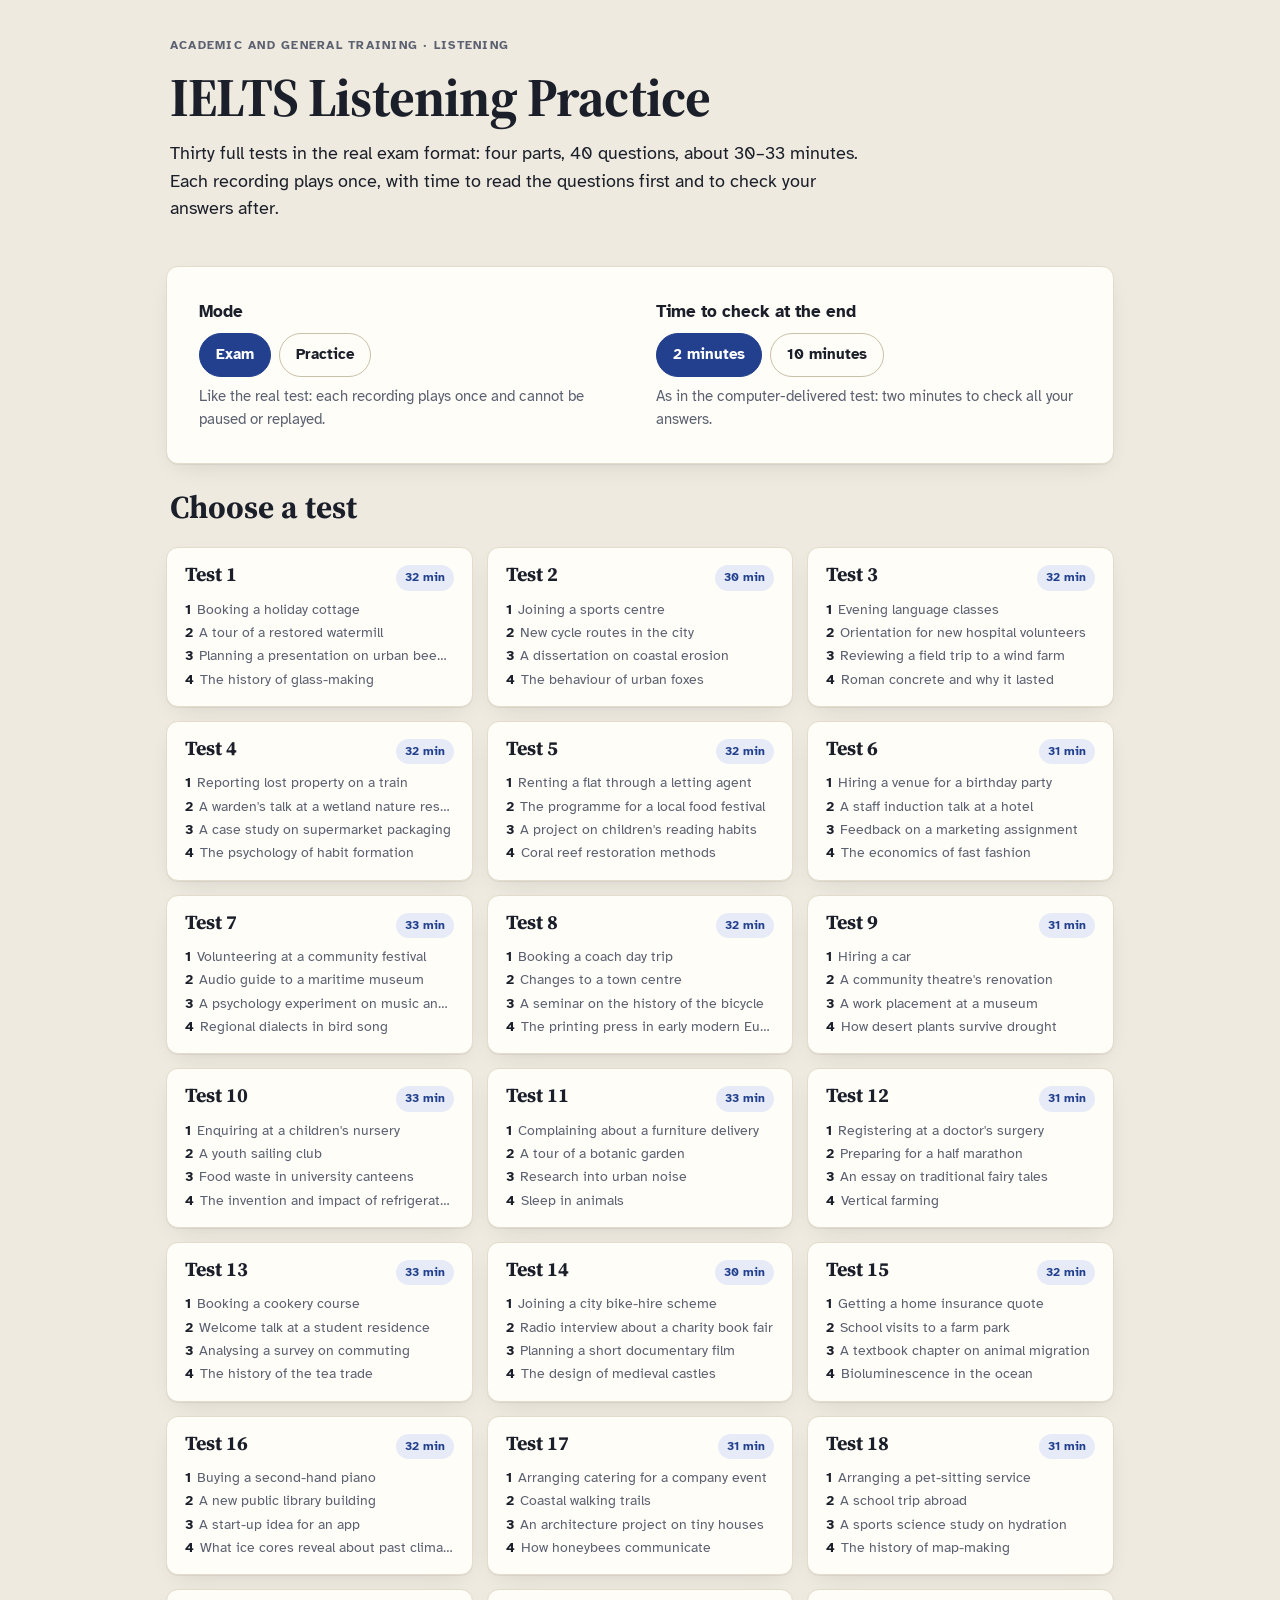
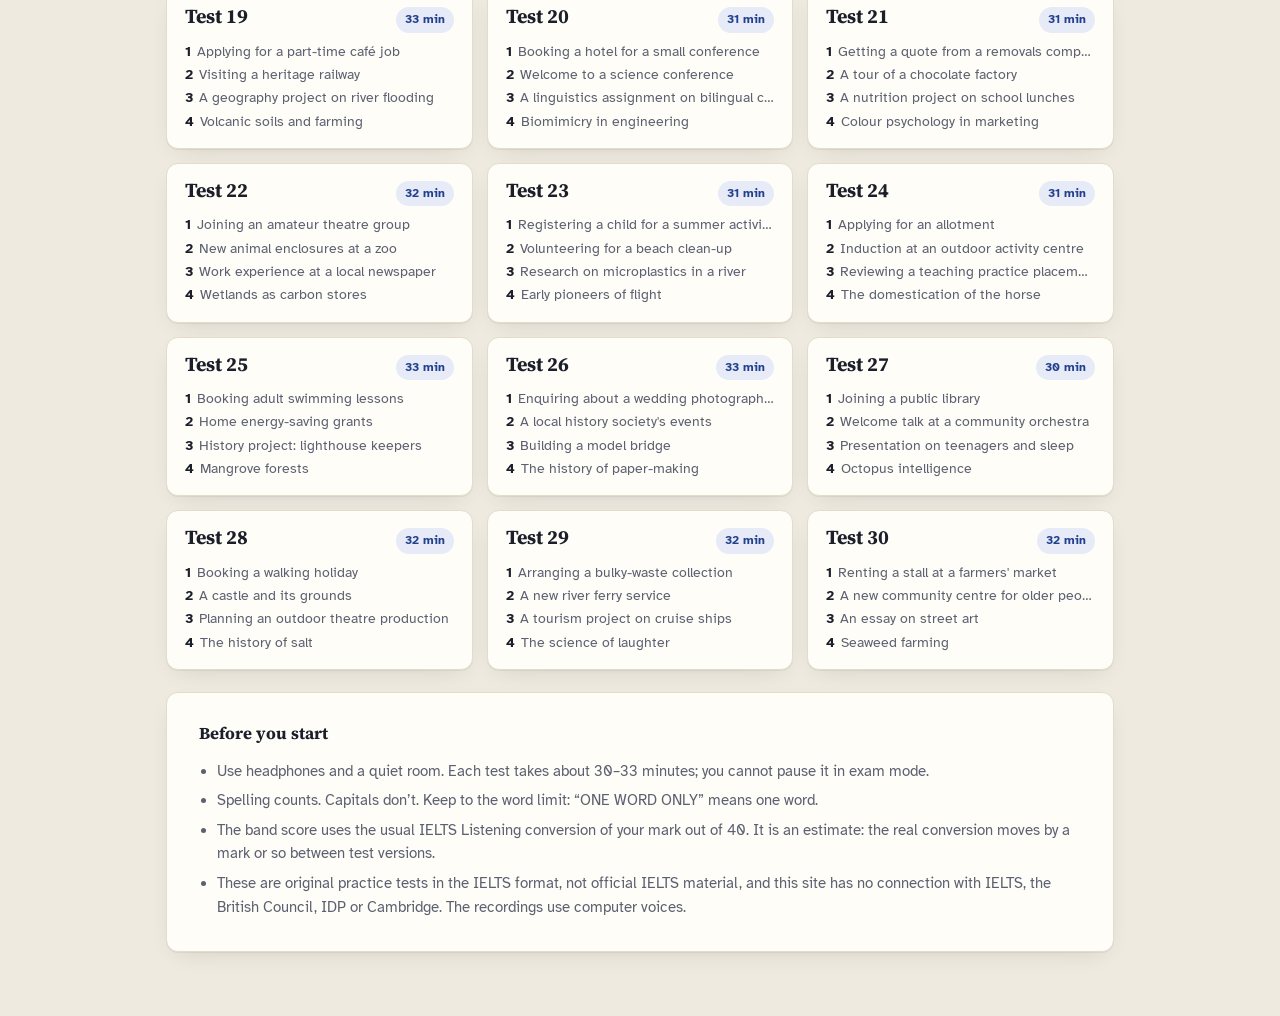
<file: index.html>
<!doctype html>
<html lang="en">
<head>
<meta charset="utf-8">
<meta name="viewport" content="width=device-width, initial-scale=1">
<title>IELTS Listening Practice</title>
<meta name="description" content="30 full IELTS Listening practice tests: 4 parts, 40 questions, about 30–33 minutes each, played once like the real exam, with band scores and transcripts.">
<link rel="canonical" href="https://kikulik.github.io/ielts-listening/">
<meta property="og:type" content="website">
<meta property="og:url" content="https://kikulik.github.io/ielts-listening/">
<meta property="og:site_name" content="IELTS Listening Practice">
<meta property="og:title" content="IELTS Listening Practice: 30 full tests">
<meta property="og:description" content="Four parts, 40 questions, about 30–33 minutes, the audio played once like the real exam. Band score, answer key and transcript after every test. Free, no sign-up.">
<meta property="og:image" content="https://kikulik.github.io/ielts-listening/img/share.png">
<meta property="og:image:width" content="1200">
<meta property="og:image:height" content="630">
<meta property="og:image:alt" content="IELTS Listening Practice: an exam answer sheet with a pair of headphones">
<meta name="twitter:card" content="summary_large_image">
<link rel="icon" href="data:image/svg+xml,%3Csvg xmlns='http://www.w3.org/2000/svg' viewBox='0 0 32 32'%3E%3Crect width='32' height='32' rx='7' fill='%2323408E'/%3E%3Cpath d='M8 19v-3a8 8 0 0 1 16 0v3' fill='none' stroke='%23fff' stroke-width='2.6' stroke-linecap='round'/%3E%3Crect x='6' y='18' width='5' height='8' rx='2' fill='%23FFE58A'/%3E%3Crect x='21' y='18' width='5' height='8' rx='2' fill='%23FFE58A'/%3E%3C/svg%3E">
<link rel="preconnect" href="https://fonts.googleapis.com">
<link rel="preconnect" href="https://fonts.gstatic.com" crossorigin>
<link rel="stylesheet" href="https://fonts.googleapis.com/css2?family=Atkinson+Hyperlegible:wght@400;700&family=Source+Serif+4:opsz,wght@8..60,600;8..60,700&display=swap">
<link rel="stylesheet" href="css/base.css">
<link rel="stylesheet" href="css/exam.css">
<link rel="stylesheet" href="css/results.css">
</head>
<body>
<main id="app">
  <section id="home" class="screen" aria-labelledby="home-title">
    <header class="masthead">
      <p class="eyebrow">Academic and General Training · Listening</p>
      <h1 id="home-title">IELTS Listening Practice</h1>
      <p class="lead">Thirty full tests in the real exam format: four parts, 40 questions, about 30–33 minutes. Each recording plays once, with time to read the questions first and to check your answers after.</p>
      <div id="stats" class="stats" aria-live="polite"></div>
    </header>

    <div class="settings sheet">
      <fieldset class="pick">
        <legend>Mode</legend>
        <div id="mode-pick" class="seg"></div>
        <p id="mode-hint" class="hint"></p>
      </fieldset>
      <fieldset class="pick">
        <legend>Time to check at the end</legend>
        <div id="review-pick" class="seg"></div>
        <p id="review-hint" class="hint"></p>
      </fieldset>
    </div>

    <h2 class="list-title">Choose a test</h2>
    <ol id="test-list" class="tests"></ol>

    <aside class="note sheet">
      <h3>Before you start</h3>
      <ul>
        <li>Use headphones and a quiet room. Each test takes about 30–33 minutes; you cannot pause it in exam mode.</li>
        <li>Spelling counts. Capitals don’t. Keep to the word limit: “ONE WORD ONLY” means one word.</li>
        <li>The band score uses the usual IELTS Listening conversion of your mark out of 40. It is an estimate: the real conversion moves by a mark or so between test versions.</li>
        <li>These are original practice tests in the IELTS format, not official IELTS material, and this site has no connection with IELTS, the British Council, IDP or Cambridge. The recordings use computer voices.</li>
      </ul>
    </aside>
  </section>

  <section id="intro" class="screen" hidden aria-labelledby="intro-title">
    <div class="sheet intro">
      <button id="intro-back" class="link" type="button">← All tests</button>
      <h2 id="intro-title"></h2>
      <ol id="intro-parts" class="intro-parts"></ol>
      <p id="intro-time" class="meta"></p>
      <div class="soundcheck">
        <button id="sound-check" class="btn ghost" type="button">Play sound check</button>
        <label class="volume">Volume <input id="intro-volume" type="range" min="0" max="1" step="0.05"></label>
      </div>
      <p id="intro-mode" class="hint"></p>
      <p id="intro-best" class="hint"></p>
      <button id="start" class="btn" type="button">Start the test</button>
    </div>
  </section>

  <section id="exam" class="screen" hidden aria-label="Listening test">
    <div class="console">
      <div class="console-row">
        <p class="where"><b id="c-test"></b> <span id="c-part"></span></p>
        <p id="c-status" class="status"></p>
        <div class="console-tools">
          <span id="c-time" class="clock" role="timer"></span>
          <span id="c-controls" class="controls" hidden>
            <button id="c-back" class="icon" type="button" title="Back 10 seconds" aria-label="Back 10 seconds">−10s</button>
            <button id="c-pause" class="icon" type="button" aria-label="Pause">Pause</button>
            <button id="c-skip" class="icon" type="button" title="Skip this pause" aria-label="Skip this pause">Skip</button>
          </span>
          <label class="volume"><span class="sr">Volume</span><input id="c-volume" type="range" min="0" max="1" step="0.05"></label>
        </div>
      </div>
      <div class="progress" aria-hidden="true"><i id="c-progress"></i></div>
    </div>
    <div id="alert" class="alert" hidden role="alert"></div>
    <div id="paper" class="paper"></div>
    <nav id="qnav" class="qnav" aria-label="Questions"></nav>
  </section>

  <section id="result" class="screen" hidden aria-labelledby="r-title">
    <div class="sheet result-top">
      <div>
        <p class="eyebrow" id="r-test"></p>
        <h2 id="r-title">Your result</h2>
        <p id="r-msg" class="lead"></p>
      </div>
      <div class="band-box">
        <p class="eyebrow">Estimated band</p>
        <p id="r-band" class="band"></p>
        <p id="r-raw" class="raw"></p>
      </div>
    </div>
    <div class="sheet">
      <h3>By part</h3>
      <div id="r-parts" class="bars"></div>
      <h3>By question type</h3>
      <div id="r-kinds" class="bars"></div>
      <p id="r-tip" class="tip"></p>
    </div>
    <div class="sheet">
      <h3>Answers</h3>
      <div id="r-answers"></div>
    </div>
    <div class="sheet">
      <h3>Transcripts</h3>
      <p class="hint">Highlighted words are where each answer is heard. Play any section again to listen for what you missed.</p>
      <div id="r-transcripts"></div>
    </div>
    <div class="actions">
      <button id="r-again" class="btn" type="button">Take this test again</button>
      <button id="r-home" class="btn ghost" type="button">All tests</button>
    </div>
  </section>
</main>

<script src="js/core.js"></script>
<script src="js/markup.js"></script>
<script src="js/answers.js"></script>
<script src="js/score.js"></script>
<script src="js/timeline.js"></script>
<script src="js/picker.js"></script>
<script src="js/render-map.js"></script>
<script src="js/render-gap.js"></script>
<script src="js/render-choice.js"></script>
<script src="js/questions.js"></script>
<script src="js/player.js"></script>
<script src="js/console.js"></script>
<script src="js/exam.js"></script>
<script src="js/transcript.js"></script>
<script src="js/results.js"></script>
<script src="js/home.js"></script>
<script src="js/app.js"></script>
</body>
</html>
</file>
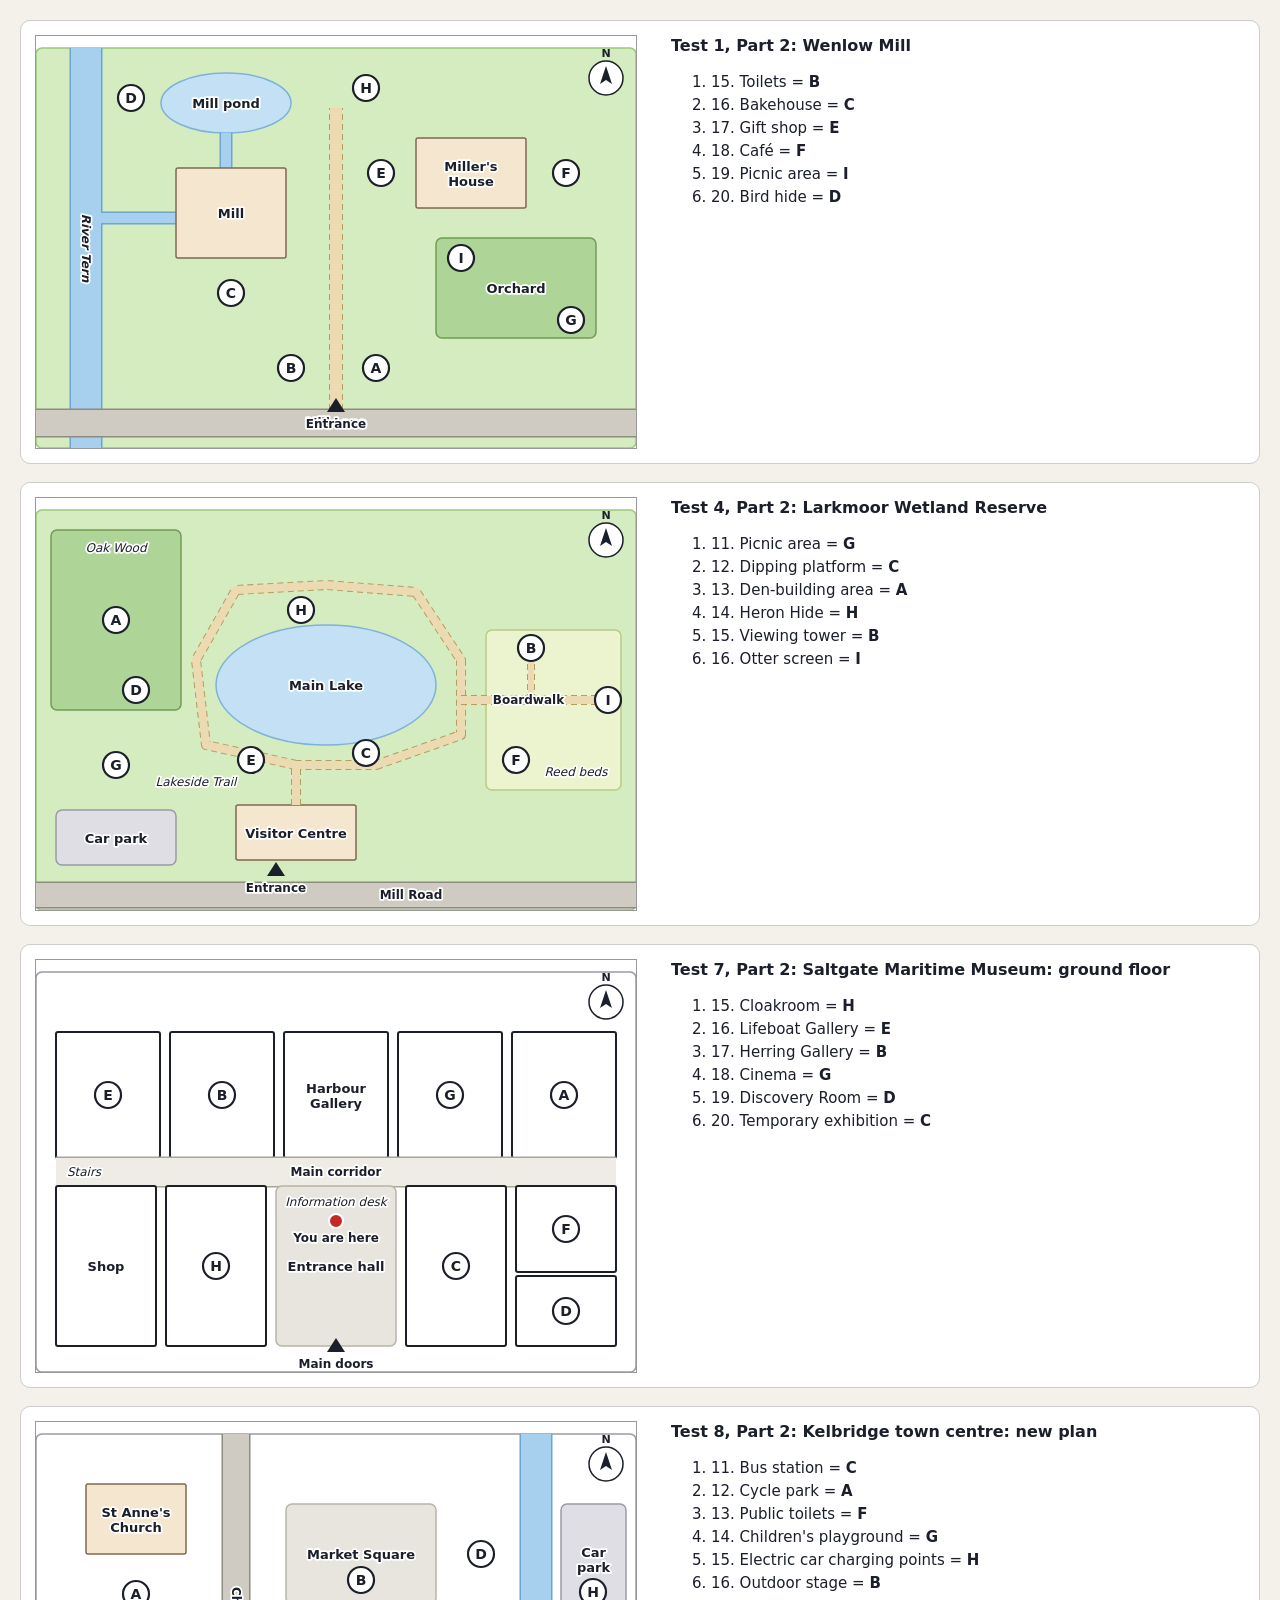
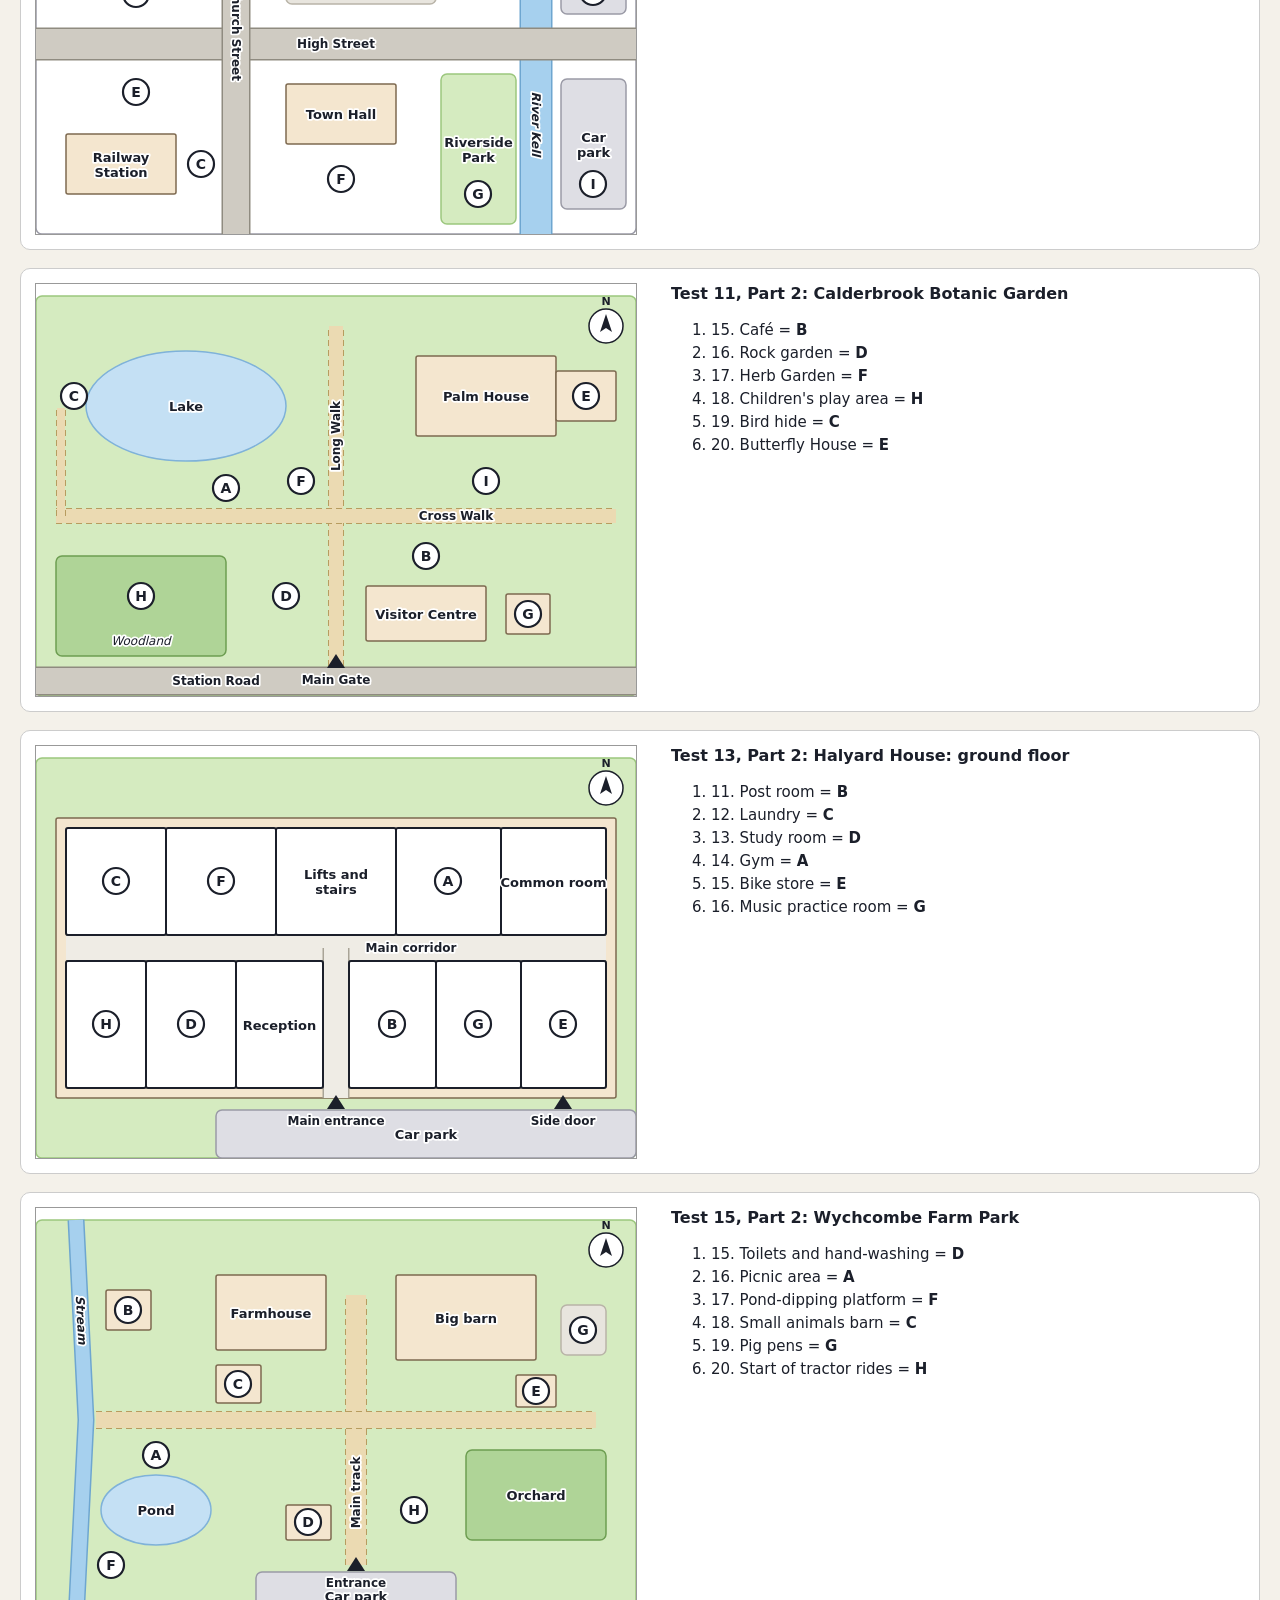
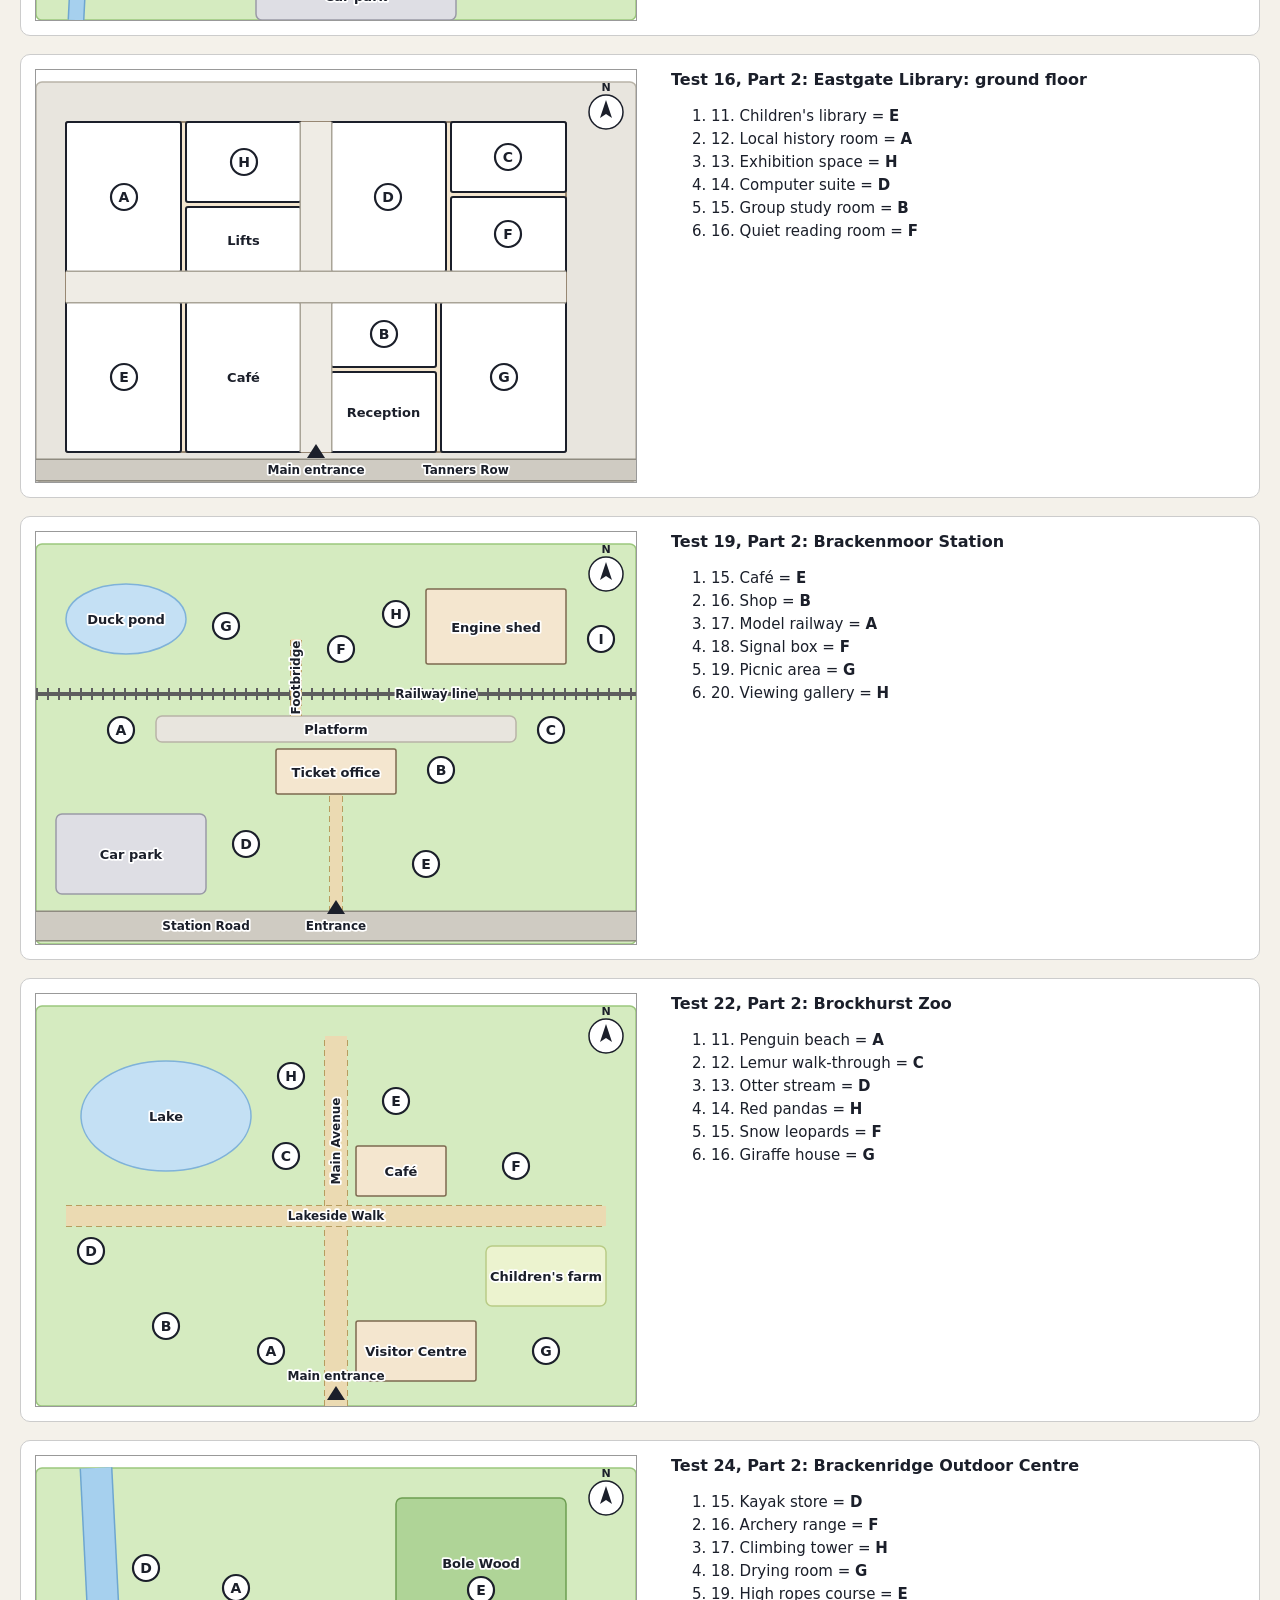
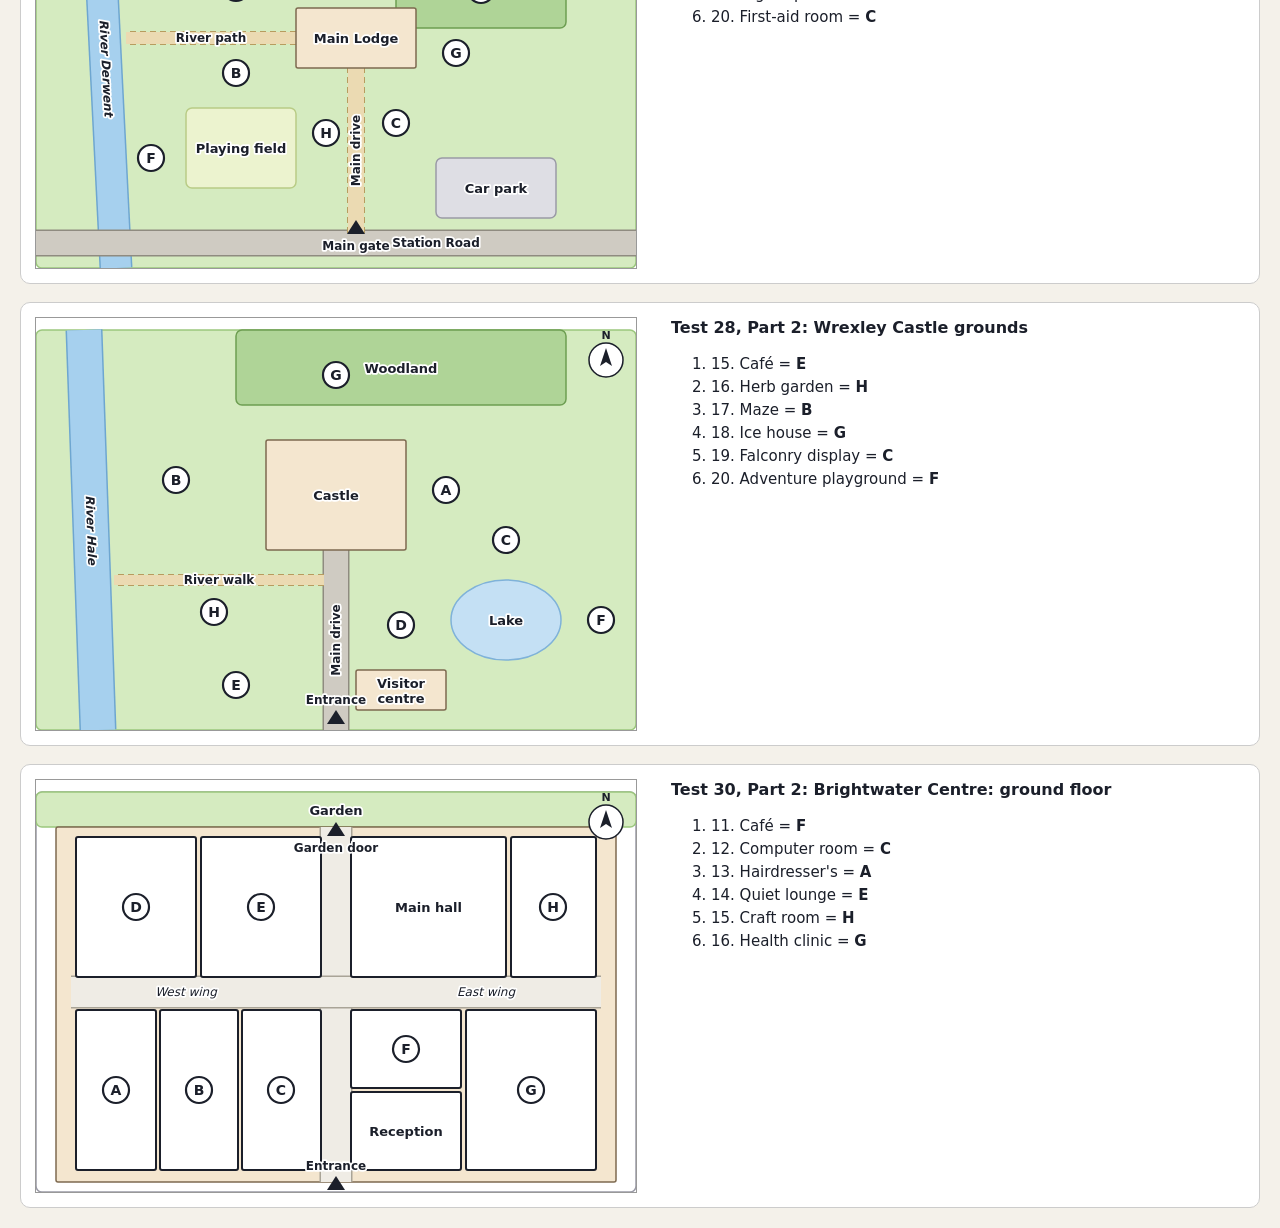
<file: tools/map-preview.html>
<!doctype html>
<html lang="en">
<head>
<meta charset="utf-8">
<title>Map preview</title>
<!-- Every map and plan in the tests, with the answer key, for checking the drawings by eye.
     Serve the project folder (python3 -m http.server) and open /tools/map-preview.html,
     or add ?t=7 for one test. -->
<style>
  body{font:15px/1.4 system-ui,sans-serif; margin:20px; background:#f4f1ea; color:#1b1f2a}
  .card{background:#fff; border:1px solid #ccc; border-radius:10px; padding:14px; margin:0 0 18px; display:grid; grid-template-columns:620px 1fr; gap:16px; break-inside:avoid}
  .card svg{width:600px; height:auto; border:1px solid #999}
  h2{margin:0 0 6px; font-size:16px}
  li{margin:2px 0}
</style>
</head>
<body>
<div id="out">Loading…</div>
<script src="../js/render-map.js"></script>
<script>
(async () => {
  const pad = n => String(n).padStart(2, '0');
  const only = Number(new URLSearchParams(location.search).get('t')) || 0;
  const list = await (await fetch('../data/catalog.json')).json();
  const cards = [];
  for (const t of list.filter(x => !only || x.id === only)) {
    const test = await (await fetch(`../data/tests/${pad(t.id)}.json`)).json();
    for (const part of test.parts) for (const g of part.groups.filter(x => x.type === 'map')) {
      const key = g.items.map(it => `<li>${it.q}. ${it.text} = <b>${it.answer}</b></li>`).join('');
      cards.push(`<div class="card">${IL.map.svg(g.map, g.title)}<div><h2>Test ${t.id}, Part ${part.n}: ${g.title || ''}</h2><ol>${key}</ol></div></div>`);
    }
  }
  document.getElementById('out').innerHTML = cards.join('') || 'No maps.';
  document.title = `Map preview (${cards.length})`;
})();
</script>
</body>
</html>
</file>
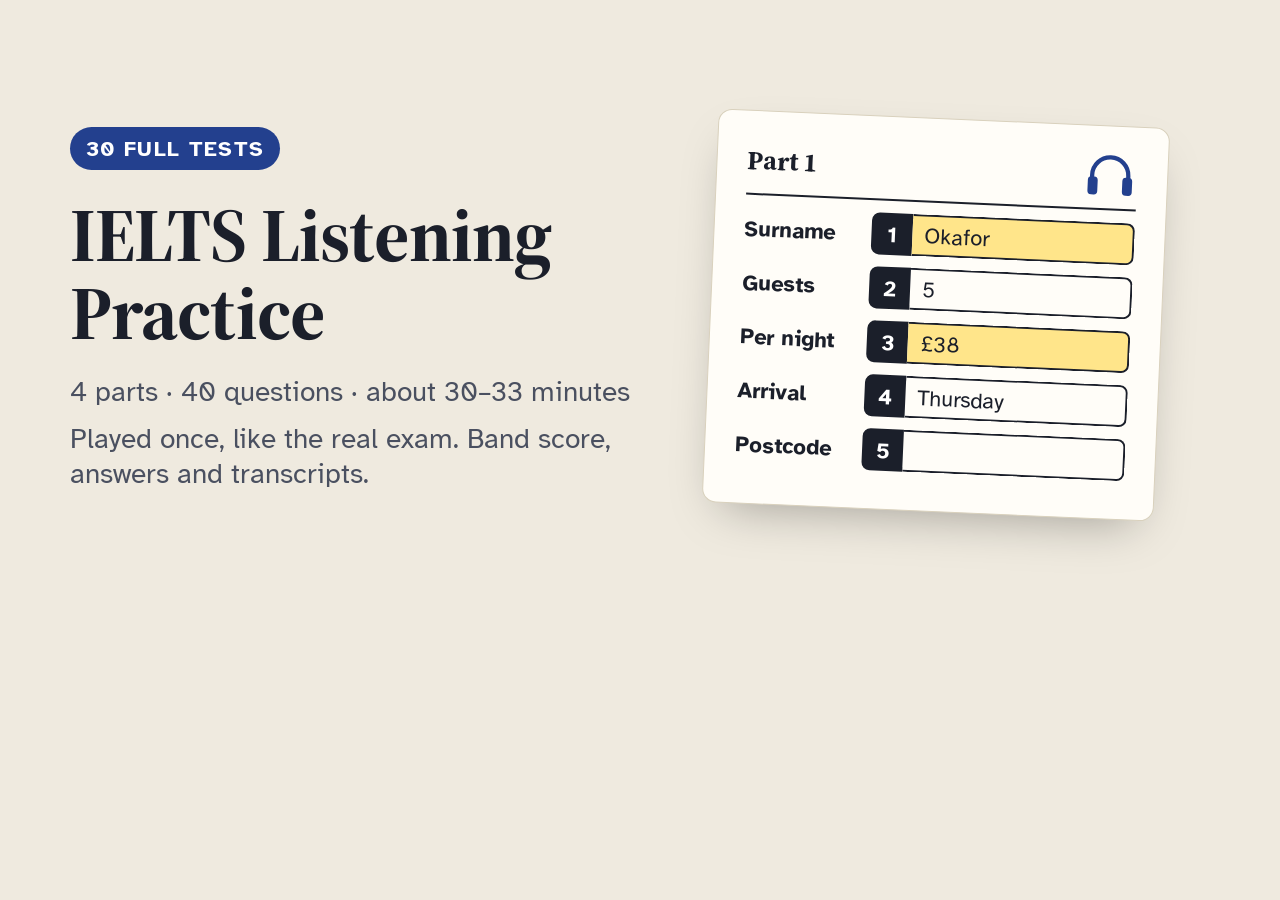
<file: tools/share-card.html>
<!doctype html>
<html lang="en">
<head>
<meta charset="utf-8">
<title>Share card</title>
<!-- Source of img/share.png (1200 x 630), the picture shown when the link is shared.
     Render: google-chrome --headless=new --hide-scrollbars --window-size=1200,630 --virtual-time-budget=8000 \
               --screenshot="$PWD/img/share.png" "file://$PWD/tools/share-card.html" -->
<link rel="stylesheet" href="https://fonts.googleapis.com/css2?family=Atkinson+Hyperlegible:wght@400;700&family=Source+Serif+4:opsz,wght@8..60,700&display=swap">
<style>
  html,body{margin:0; width:1200px; height:630px; overflow:hidden}
  body{background:#EFEADF; font-family:"Atkinson Hyperlegible",sans-serif; color:#1B1F2A; display:grid; grid-template-columns:600px 1fr; align-items:center; padding:0 70px; box-sizing:border-box; gap:40px}
  h1{font:700 76px/1.02 "Source Serif 4",Georgia,serif; margin:0 0 22px; letter-spacing:-1px}
  p{font-size:28px; margin:0 0 12px; color:#4a5060}
  .tag{display:inline-block; background:#23408E; color:#fff; font-weight:700; font-size:22px; padding:8px 16px; border-radius:999px; margin-bottom:26px; letter-spacing:.06em}
  .sheet{background:#FFFDF8; border:1px solid #d9d1bd; border-radius:14px; box-shadow:0 20px 50px -20px rgba(0,0,0,.35); padding:26px 30px; transform:rotate(2.5deg); width:390px; justify-self:center}
  .row{display:flex; align-items:center; gap:0; margin:12px 0; font-size:22px}
  .n{display:inline-grid; place-items:center; width:42px; height:42px; background:#1B1F2A; color:#fff; font-weight:700; border-radius:8px 0 0 8px}
  .a{border:2px solid #1B1F2A; border-left:0; border-radius:0 8px 8px 0; height:38px; width:200px; display:flex; align-items:center; padding:0 12px; font-size:22px}
  .hl{background:#FFE58A}
  .lab{width:130px; font-weight:700}
  .head{display:flex; justify-content:space-between; align-items:center; border-bottom:2px solid #1B1F2A; padding-bottom:10px; margin-bottom:6px; font:700 26px "Source Serif 4",serif}
</style>
</head>
<body>
  <div>
    <span class="tag">30 FULL TESTS</span>
    <h1>IELTS Listening Practice</h1>
    <p>4 parts · 40 questions · about 30–33 minutes</p>
    <p>Played once, like the real exam. Band score, answers and transcripts.</p>
  </div>
  <div class="sheet">
    <div class="head"><span>Part 1</span>
      <svg width="54" height="46" viewBox="0 0 32 28"><path d="M5 17v-3a11 11 0 0 1 22 0v3" fill="none" stroke="#23408E" stroke-width="2.6" stroke-linecap="round"/><rect x="2.5" y="15" width="6" height="11" rx="2.2" fill="#23408E"/><rect x="23.5" y="15" width="6" height="11" rx="2.2" fill="#23408E"/></svg>
    </div>
    <div class="row"><span class="lab">Surname</span><span class="n">1</span><span class="a hl">Okafor</span></div>
    <div class="row"><span class="lab">Guests</span><span class="n">2</span><span class="a">5</span></div>
    <div class="row"><span class="lab">Per night</span><span class="n">3</span><span class="a hl">£38</span></div>
    <div class="row"><span class="lab">Arrival</span><span class="n">4</span><span class="a">Thursday</span></div>
    <div class="row"><span class="lab">Postcode</span><span class="n">5</span><span class="a"></span></div>
  </div>
</body>
</html>
</file>
<file: css/base.css>
/* IELTS Listening Practice: tokens, page, buttons, and the home and intro screens.
   Look: an exam paper on a desk. Warm paper, ink-blue accents, highlighter yellow for answers. */
:root{
  --desk:#EFEADF; --paper:#FFFDF8; --ink:#1B1F2A; --ink-soft:#5B6170; --rule:#E3DCCB; --rule-strong:#C9C0AA;
  --accent:#23408E; --accent-ink:#FFFFFF; --accent-soft:#E6EBF7;
  --hl:#FFE58A; --hl-ink:#1B1F2A;
  --good:#1D7A4C; --good-bg:#E1F2E7; --bad:#B3261E; --bad-bg:#FBE3E0; --warn:#9A5B00; --warn-bg:#FFF1D6;
  --font-head:"Source Serif 4",Georgia,"Times New Roman",serif;
  --font-body:"Atkinson Hyperlegible",system-ui,-apple-system,"Segoe UI",Roboto,sans-serif;
  --radius:12px; --shadow:0 1px 0 rgba(27,31,42,.06),0 8px 24px -12px rgba(27,31,42,.18);
}
@media (prefers-color-scheme: dark){
  :root:not([data-theme="light"]){
    --desk:#121419; --paper:#1B1E26; --ink:#ECE8DF; --ink-soft:#A4A8B4; --rule:#2D313C; --rule-strong:#444A58;
    --accent:#9DB2FF; --accent-ink:#0E1220; --accent-soft:#232B45;
    --hl:#E8C547; --hl-ink:#14161C;
    --good:#5BD39A; --good-bg:#14352A; --bad:#FF8F85; --bad-bg:#40201E; --warn:#F2B860; --warn-bg:#3A2C12;
    --shadow:0 1px 0 rgba(0,0,0,.4),0 8px 24px -12px rgba(0,0,0,.6);
    color-scheme:dark;
  }
}
:root[data-theme="dark"]{
  --desk:#121419; --paper:#1B1E26; --ink:#ECE8DF; --ink-soft:#A4A8B4; --rule:#2D313C; --rule-strong:#444A58;
  --accent:#9DB2FF; --accent-ink:#0E1220; --accent-soft:#232B45;
  --hl:#E8C547; --hl-ink:#14161C;
  --good:#5BD39A; --good-bg:#14352A; --bad:#FF8F85; --bad-bg:#40201E; --warn:#F2B860; --warn-bg:#3A2C12;
  --shadow:0 1px 0 rgba(0,0,0,.4),0 8px 24px -12px rgba(0,0,0,.6);
  color-scheme:dark;
}

*,*::before,*::after{box-sizing:border-box}
[hidden]{display:none!important}
html{-webkit-text-size-adjust:100%}
body{margin:0; overflow-x:clip; background:var(--desk); color:var(--ink); font:400 17px/1.55 var(--font-body); -webkit-font-smoothing:antialiased}
h1,h2,h3{font-family:var(--font-head); font-weight:700; line-height:1.12; margin:0; text-wrap:balance}
h1{font-size:clamp(2.2rem,6vw,3.4rem); letter-spacing:-.015em}
h2{font-size:clamp(1.5rem,4vw,2rem)}
h3{font-size:1.2rem}
p{margin:0}
ul{margin:0; padding-left:1.2em}
.sr{position:absolute; width:1px; height:1px; overflow:hidden; clip:rect(0 0 0 0); white-space:nowrap}
.eyebrow{font-size:.78rem; font-weight:700; letter-spacing:.1em; text-transform:uppercase; color:var(--ink-soft)}
.lead{font-size:1.1rem; max-width:40em; color:var(--ink)}
.hint{font-size:.92rem; color:var(--ink-soft)}
.meta{color:var(--ink-soft); font-variant-numeric:tabular-nums}

#app{max-width:980px; margin:0 auto; padding:28px max(16px,env(safe-area-inset-left,0px)) 64px}
.screen{display:grid; gap:22px}
.sheet{background:var(--paper); border:1px solid var(--rule); border-radius:var(--radius); box-shadow:var(--shadow); padding:clamp(18px,3.5vw,32px); display:grid; gap:16px; min-width:0}

/* Buttons and controls */
.btn{
  font:700 1.02rem/1 var(--font-body); background:var(--accent); color:var(--accent-ink);
  border:1px solid var(--accent); border-radius:10px; padding:14px 22px; cursor:pointer;
  justify-self:start; transition:filter .12s, transform .06s;
}
.btn:hover{filter:brightness(1.08)}
.btn:active{transform:translateY(1px)}
.btn.ghost{background:transparent; color:var(--accent)}
.btn:disabled{opacity:.5; cursor:not-allowed}
.link{font:inherit; color:var(--accent); background:none; border:0; padding:0; cursor:pointer; justify-self:start}
.link:hover{text-decoration:underline}
:where(button,input,select,summary,a):focus-visible{outline:3px solid var(--accent); outline-offset:2px; border-radius:6px}
.volume{display:inline-flex; align-items:center; gap:8px; font-size:.9rem; color:var(--ink-soft)}
.volume input{width:110px; accent-color:var(--accent)}

/* Segmented pickers */
.pick{border:0; margin:0; padding:0; display:grid; gap:8px; min-width:0}
.pick legend{font-weight:700; padding:0; margin-bottom:8px}
.seg{display:flex; flex-wrap:wrap; gap:8px}
.seg label{cursor:pointer}
.seg input{position:absolute; opacity:0; pointer-events:none}
.seg span{display:inline-block; padding:9px 16px; border:1px solid var(--rule-strong); border-radius:999px; background:var(--paper); font-weight:700; font-size:.95rem}
.seg input:checked + span{background:var(--accent); border-color:var(--accent); color:var(--accent-ink)}
.seg input:focus-visible + span{outline:3px solid var(--accent); outline-offset:2px}

/* Home */
.masthead{display:grid; gap:12px; padding:8px 4px 4px}
.stats{display:flex; flex-wrap:wrap; gap:10px 28px; margin-top:6px}
.stats div{display:grid}
.stats b{font:700 1.6rem/1.1 var(--font-head); font-variant-numeric:tabular-nums}
.stats span{font-size:.85rem; color:var(--ink-soft)}
.settings{grid-template-columns:repeat(auto-fit,minmax(min(100%,300px),1fr)); gap:22px 32px}
.list-title{padding:4px 4px 0}
.tests{list-style:none; margin:0; padding:0; display:grid; grid-template-columns:repeat(auto-fill,minmax(min(100%,280px),1fr)); gap:14px}
.test{
  display:grid; gap:8px; text-align:left; width:100%; height:100%; padding:16px 18px; cursor:pointer;
  font:inherit; color:inherit; background:var(--paper); border:1px solid var(--rule); border-radius:var(--radius);
  box-shadow:var(--shadow); transition:border-color .12s, transform .12s;
}
.test:hover{border-color:var(--accent); transform:translateY(-1px)}
.test-head{display:flex; align-items:baseline; justify-content:space-between; gap:10px}
.test-head b{font:700 1.25rem/1 var(--font-head)}
.test ol{margin:0; padding:0; list-style:none; display:grid; gap:2px; font-size:.86rem; color:var(--ink-soft)}
.test ol li{white-space:nowrap; overflow:hidden; text-overflow:ellipsis}
.test ol li i{font-style:normal; font-weight:700; color:var(--ink); margin-right:6px}
.badge{font-size:.78rem; font-weight:700; padding:3px 9px; border-radius:999px; background:var(--accent-soft); color:var(--accent); white-space:nowrap}
.badge.done{background:var(--good-bg); color:var(--good)}
.note h3{font-size:1.05rem}
.note ul{display:grid; gap:6px; color:var(--ink-soft); font-size:.95rem}

/* Test intro */
.intro{max-width:720px; justify-self:center; width:100%}
.intro-parts{margin:0; padding:0; list-style:none; display:grid; gap:10px}
.intro-parts li{display:grid; grid-template-columns:5.5em 1fr; gap:10px; padding:10px 0; border-bottom:1px solid var(--rule)}
.intro-parts b{color:var(--accent)}
.soundcheck{display:flex; flex-wrap:wrap; align-items:center; gap:14px 22px}

@media (max-width:640px){
  body{font-size:16px}
  .intro-parts li{grid-template-columns:1fr; gap:2px}
}
</file>
<file: css/exam.css>
/* IELTS Listening Practice: the exam screen. Console on top, question paper, question navigator at the bottom. */
#exam{gap:0}
.console{
  position:sticky; top:0; z-index:5; margin:-28px calc(50% - 50vw) 18px;
  background:var(--ink); color:var(--paper); box-shadow:0 6px 20px -10px rgba(0,0,0,.5);
}
:root[data-theme="dark"] .console{background:#0B0D12}
@media (prefers-color-scheme: dark){ :root:not([data-theme="light"]) .console{background:#0B0D12; color:var(--ink)} }
.console-row{display:flex; flex-wrap:wrap; align-items:center; gap:8px 18px; max-width:980px; margin:0 auto; padding:12px max(16px,env(safe-area-inset-left,0px))}
.where{font-size:.95rem; white-space:nowrap}
.where span{opacity:.75; margin-left:6px}
.status{flex:1; min-width:200px; font-weight:700; display:flex; align-items:center; gap:10px}
.status .dot{width:10px; height:10px; border-radius:50%; background:#5BD39A; box-shadow:0 0 0 0 rgba(91,211,154,.6); animation:pulse 1.6s infinite}
.status.wait .dot{background:#E8C547; animation:none}
.status.check .dot{background:#FF8F85; animation:none}
.status .count{font-variant-numeric:tabular-nums; font-weight:400; opacity:.85}
@keyframes pulse{70%{box-shadow:0 0 0 8px rgba(91,211,154,0)}100%{box-shadow:0 0 0 0 rgba(91,211,154,0)}}
@media (prefers-reduced-motion: reduce){ .status .dot{animation:none} }
.console-tools{display:flex; align-items:center; gap:12px}
.clock{font-variant-numeric:tabular-nums; font-weight:700; font-size:1.05rem}
.controls{display:inline-flex; gap:6px}
.icon{font:700 .85rem/1 var(--font-body); color:inherit; background:rgba(255,255,255,.12); border:1px solid rgba(255,255,255,.25); border-radius:8px; padding:7px 10px; cursor:pointer}
.icon:hover{background:rgba(255,255,255,.2)}
.console .volume{color:inherit; opacity:.85}
.console .volume input{width:90px}
.progress{height:4px; background:rgba(255,255,255,.12)}
.progress i{display:block; height:100%; width:0; background:#E8C547; transition:width .4s linear}

.alert{background:var(--warn-bg); color:var(--warn); border:1px solid currentColor; border-radius:10px; padding:12px 16px; margin-bottom:14px; display:flex; flex-wrap:wrap; gap:10px 16px; align-items:center}

/* Question paper */
.paper{background:var(--paper); border:1px solid var(--rule); border-radius:var(--radius); box-shadow:var(--shadow); padding:clamp(18px,4vw,40px); display:grid; gap:34px; margin-bottom:110px}
.part-head{display:flex; flex-wrap:wrap; align-items:baseline; gap:6px 16px; padding-bottom:14px; border-bottom:2px solid var(--ink)}
.part-head h2{font-size:1.7rem}
.part-head p{color:var(--ink-soft)}
.group{display:grid; gap:14px; scroll-margin-top:100px}
.group-head{display:grid; gap:4px}
.group-head h3{font-family:var(--font-body); font-size:1.05rem; letter-spacing:.01em}
.group-head p{color:var(--ink-soft)}
.group-head p b{color:var(--ink)}
.task-title{font:700 1.12rem/1.3 var(--font-head); text-align:center; margin:4px 0}

/* Answer boxes */
.gap{display:inline-flex; align-items:center; gap:0; vertical-align:baseline; margin:2px 2px; white-space:nowrap}
.qn{display:inline-grid; place-items:center; min-width:1.9em; height:1.9em; padding:0 4px; font-weight:700; font-size:.85rem; background:var(--ink); color:var(--paper); border-radius:6px 0 0 6px}
.gap input,.gap select{
  font:inherit; font-size:1rem; color:var(--ink); background:var(--paper); height:1.9em;
  border:1.5px solid var(--ink); border-left:0; border-radius:0 6px 6px 0; padding:0 8px; width:9.5em;
}
.gap select{width:auto; min-width:4.2em; cursor:pointer}
.gap input:focus,.gap select:focus{outline:none; box-shadow:0 0 0 3px var(--accent-soft); border-color:var(--accent)}
.gap.answered .qn{background:var(--accent)}
.gap .qn.target,.item .qn.target{animation:flash 1.2s 2}
@keyframes flash{50%{background:var(--hl); color:var(--hl-ink)}}

/* Forms, notes, tables, flow-charts */
.form{display:grid; grid-template-columns:minmax(8em,max-content) 1fr; gap:10px 18px; align-items:baseline; border:1.5px solid var(--ink); border-radius:10px; padding:18px 20px}
.form .row-label{font-weight:700}
.form .row-full{grid-column:1/-1}
.form h4,.notes h4{font:700 1rem/1.3 var(--font-body); margin:10px 0 0; grid-column:1/-1}
.notes{display:grid; gap:8px; border:1.5px solid var(--ink); border-radius:10px; padding:18px 20px}
.notes .b1{padding-left:1.2em; position:relative}
.notes .b1::before{content:"•"; position:absolute; left:.2em}
.notes .b2{padding-left:2.6em; position:relative}
.notes .b2::before{content:"–"; position:absolute; left:1.5em}
.table-wrap{overflow-x:auto}
.qtable{border-collapse:collapse; width:100%; min-width:520px}
.qtable th,.qtable td{border:1.5px solid var(--ink); padding:9px 12px; text-align:left; vertical-align:top; line-height:1.9}
.qtable th{background:var(--accent-soft)}
.flow{display:grid; gap:0; justify-items:center}
.flow .box{border:1.5px solid var(--ink); border-radius:10px; padding:12px 16px; max-width:620px; width:100%; text-align:center; line-height:1.9}
.flow .arrow{width:2px; height:22px; background:var(--ink); position:relative; margin-bottom:6px}
.flow .arrow::after{content:""; position:absolute; bottom:-6px; left:-5px; border:6px solid transparent; border-top-color:var(--ink)}
.sentences{display:grid; gap:12px; line-height:1.9}
.summary{display:grid; gap:12px; line-height:2; border:1.5px solid var(--ink); border-radius:10px; padding:18px 20px}
.box-list{display:grid; grid-template-columns:repeat(auto-fill,minmax(min(100%,190px),1fr)); gap:6px 18px; border:1.5px solid var(--ink); border-radius:10px; padding:14px 18px; background:var(--accent-soft)}
.box-list p b{display:inline-block; width:1.6em}
.box-title{font-weight:700; grid-column:1/-1}

/* Choices */
.item{display:grid; gap:8px; scroll-margin-top:100px}
.item-q{display:flex; gap:10px; align-items:baseline}
.item-q .qn{border-radius:6px; flex:none}
.choices{display:grid; gap:6px; padding-left:2.6em}
.choice{display:flex; gap:10px; align-items:flex-start; padding:8px 12px; border:1px solid var(--rule); border-radius:8px; cursor:pointer}
.choice:hover{border-color:var(--rule-strong); background:var(--desk)}
.choice input{margin-top:.3em; accent-color:var(--accent); width:1.05em; height:1.05em; flex:none}
.choice b{width:1.2em; flex:none}
.choice:has(input:checked){border-color:var(--accent); background:var(--accent-soft)}
.choice:has(input:disabled){opacity:.5; cursor:not-allowed}

/* Matching grid: rows = questions, columns = letters */
.grid-wrap{overflow-x:auto}
.mgrid{border-collapse:collapse; min-width:100%}
.mgrid th,.mgrid td{border-bottom:1px solid var(--rule); padding:8px 6px; text-align:center}
.mgrid th:first-child,.mgrid td:first-child{text-align:left; padding-left:0}
.mgrid td:first-child{display:flex; gap:10px; align-items:baseline; min-width:12em}
.mgrid td:first-child .qn{border-radius:6px}
.mgrid label{display:inline-grid; place-items:center; width:2.2em; height:2.2em; border:1.5px solid var(--rule-strong); border-radius:8px; cursor:pointer; font-weight:700}
.mgrid input{position:absolute; opacity:0; pointer-events:none}
.mgrid label:has(input:checked){background:var(--accent); border-color:var(--accent); color:var(--accent-ink)}
.mgrid label:has(input:focus-visible){outline:3px solid var(--accent); outline-offset:2px}

/* Map */
.map{width:100%; max-width:760px; justify-self:center; border:1.5px solid var(--ink); border-radius:10px; background:var(--paper)}

/* Question navigator */
.qnav{
  position:fixed; left:0; right:0; bottom:0; z-index:5; background:var(--paper); border-top:1px solid var(--rule-strong);
  box-shadow:0 -6px 20px -12px rgba(0,0,0,.3); padding:10px max(16px,env(safe-area-inset-left,0px));
  display:flex; flex-wrap:wrap; align-items:center; gap:8px 18px; justify-content:center;
}
.qnav .navpart{display:flex; align-items:center; gap:6px}
.qnav .navpart > button{font:700 .85rem/1 var(--font-body); background:none; border:0; color:var(--ink); padding:6px 4px; cursor:pointer; white-space:nowrap}
.qnav .navpart.on > button{color:var(--accent); text-decoration:underline; text-underline-offset:4px}
.qnav .nums{display:flex; gap:3px}
.qnav .nums button{font:700 .72rem/1 var(--font-body); width:1.9em; height:1.9em; border-radius:5px; border:1px solid var(--rule-strong); background:var(--paper); color:var(--ink-soft); cursor:pointer; padding:0}
.qnav .nums button.done{background:var(--ink); border-color:var(--ink); color:var(--paper)}
.qnav .finish{margin-left:auto}
.qnav .finish .btn{padding:10px 16px; font-size:.92rem}
@media (max-width:900px){ .qnav .nums{display:none} .qnav .navpart > button::after{content:attr(data-count); margin-left:4px; color:var(--ink-soft)} }
</file>
<file: css/results.css>
/* IELTS Listening Practice: the result screen, answer review and transcripts. */
.result-top{grid-template-columns:minmax(0,1fr) auto; align-items:center; gap:20px 32px}
.band-box{display:grid; justify-items:center; gap:2px; padding:18px 26px; border:2px solid var(--ink); border-radius:14px; min-width:170px}
.band{font:700 4.2rem/1 var(--font-head); color:var(--accent); font-variant-numeric:tabular-nums}
.raw{font-weight:700; color:var(--ink-soft); font-variant-numeric:tabular-nums}
.bars{display:grid; gap:10px}
.bar{display:grid; grid-template-columns:minmax(9em,13em) 1fr 4.5em; gap:12px; align-items:center}
.bar .track{height:12px; background:var(--rule); border-radius:999px; overflow:hidden}
.bar .track i{display:block; height:100%; background:var(--accent); border-radius:999px}
.bar .track i.low{background:var(--bad)}
.bar b{font-variant-numeric:tabular-nums; text-align:right}
.tip{background:var(--hl); color:var(--hl-ink); border-radius:10px; padding:12px 16px}
.tip:empty{display:none}

.answers{width:100%; border-collapse:collapse; font-size:.96rem; table-layout:fixed}
.answers th:nth-child(1){width:3.2em}
.answers th:nth-child(4){width:2.6em}
.answers th:nth-child(5){width:5.6em}
.answers caption{text-align:left; font:700 1.05rem/1.3 var(--font-head); padding:14px 0 6px}
.answers th,.answers td{padding:8px 10px; border-bottom:1px solid var(--rule); text-align:left; vertical-align:top}
.answers th{font-size:.8rem; text-transform:uppercase; letter-spacing:.06em; color:var(--ink-soft)}
.answers td:first-child{font-weight:700; width:3em}
.answers .mark{width:2.4em; font-weight:700}
.answers tr.right .mark{color:var(--good)}
.answers tr.wrong .mark{color:var(--bad)}
.answers tr.wrong td.given{color:var(--bad); text-decoration:line-through; text-decoration-thickness:1px}
.answers tr.blank td.given{color:var(--ink-soft); font-style:italic; text-decoration:none}
.answers .also{color:var(--ink-soft); font-size:.86rem}
.answers .where{white-space:nowrap}

.transcript{border:1px solid var(--rule); border-radius:10px; padding:4px 16px}
.transcript + .transcript{margin-top:12px}
.transcript summary{cursor:pointer; font-weight:700; padding:12px 0}
.transcript .sec{display:grid; gap:10px; padding:10px 0 16px; border-top:1px dashed var(--rule-strong)}
.transcript .sec-head{display:flex; flex-wrap:wrap; align-items:center; gap:10px 16px}
.transcript .sec-head audio{height:36px; max-width:100%}
.turn{display:grid; grid-template-columns:9.5em 1fr; gap:12px; line-height:1.6}
.turn .who{font-weight:700; color:var(--ink-soft); font-size:.9rem; padding-top:.1em}
mark.ans{background:var(--hl); color:var(--hl-ink); padding:0 2px; border-radius:3px; scroll-margin-top:90px}
mark.ans sup{font-weight:700; font-size:.7em; margin-left:2px}
mark.ans.focus{outline:3px solid var(--accent); outline-offset:1px}

.actions{display:flex; flex-wrap:wrap; gap:12px}

@media (max-width:640px){
  .result-top{grid-template-columns:1fr}
  .band-box{justify-self:start}
  .bar{grid-template-columns:1fr 3.6em}
  .bar span{grid-column:1/-1}
  .turn{grid-template-columns:1fr; gap:0}
}
</file>
